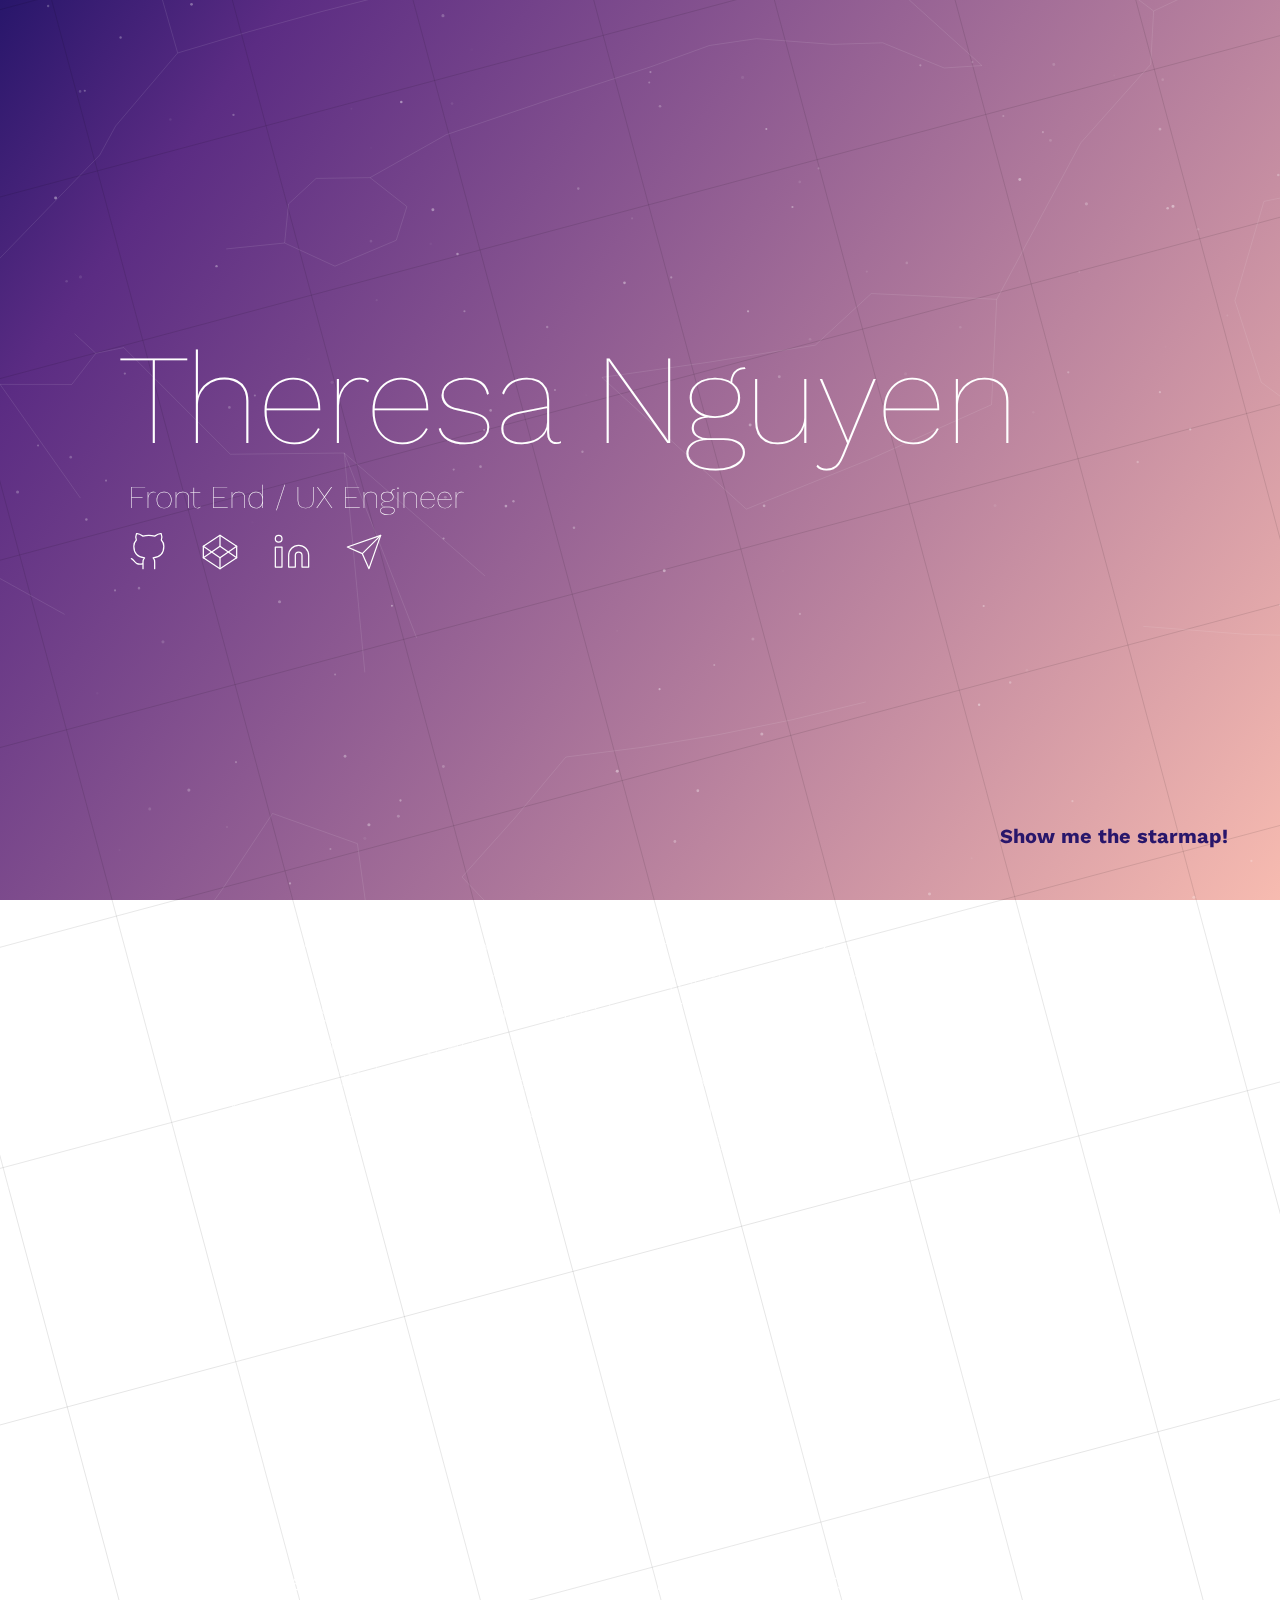
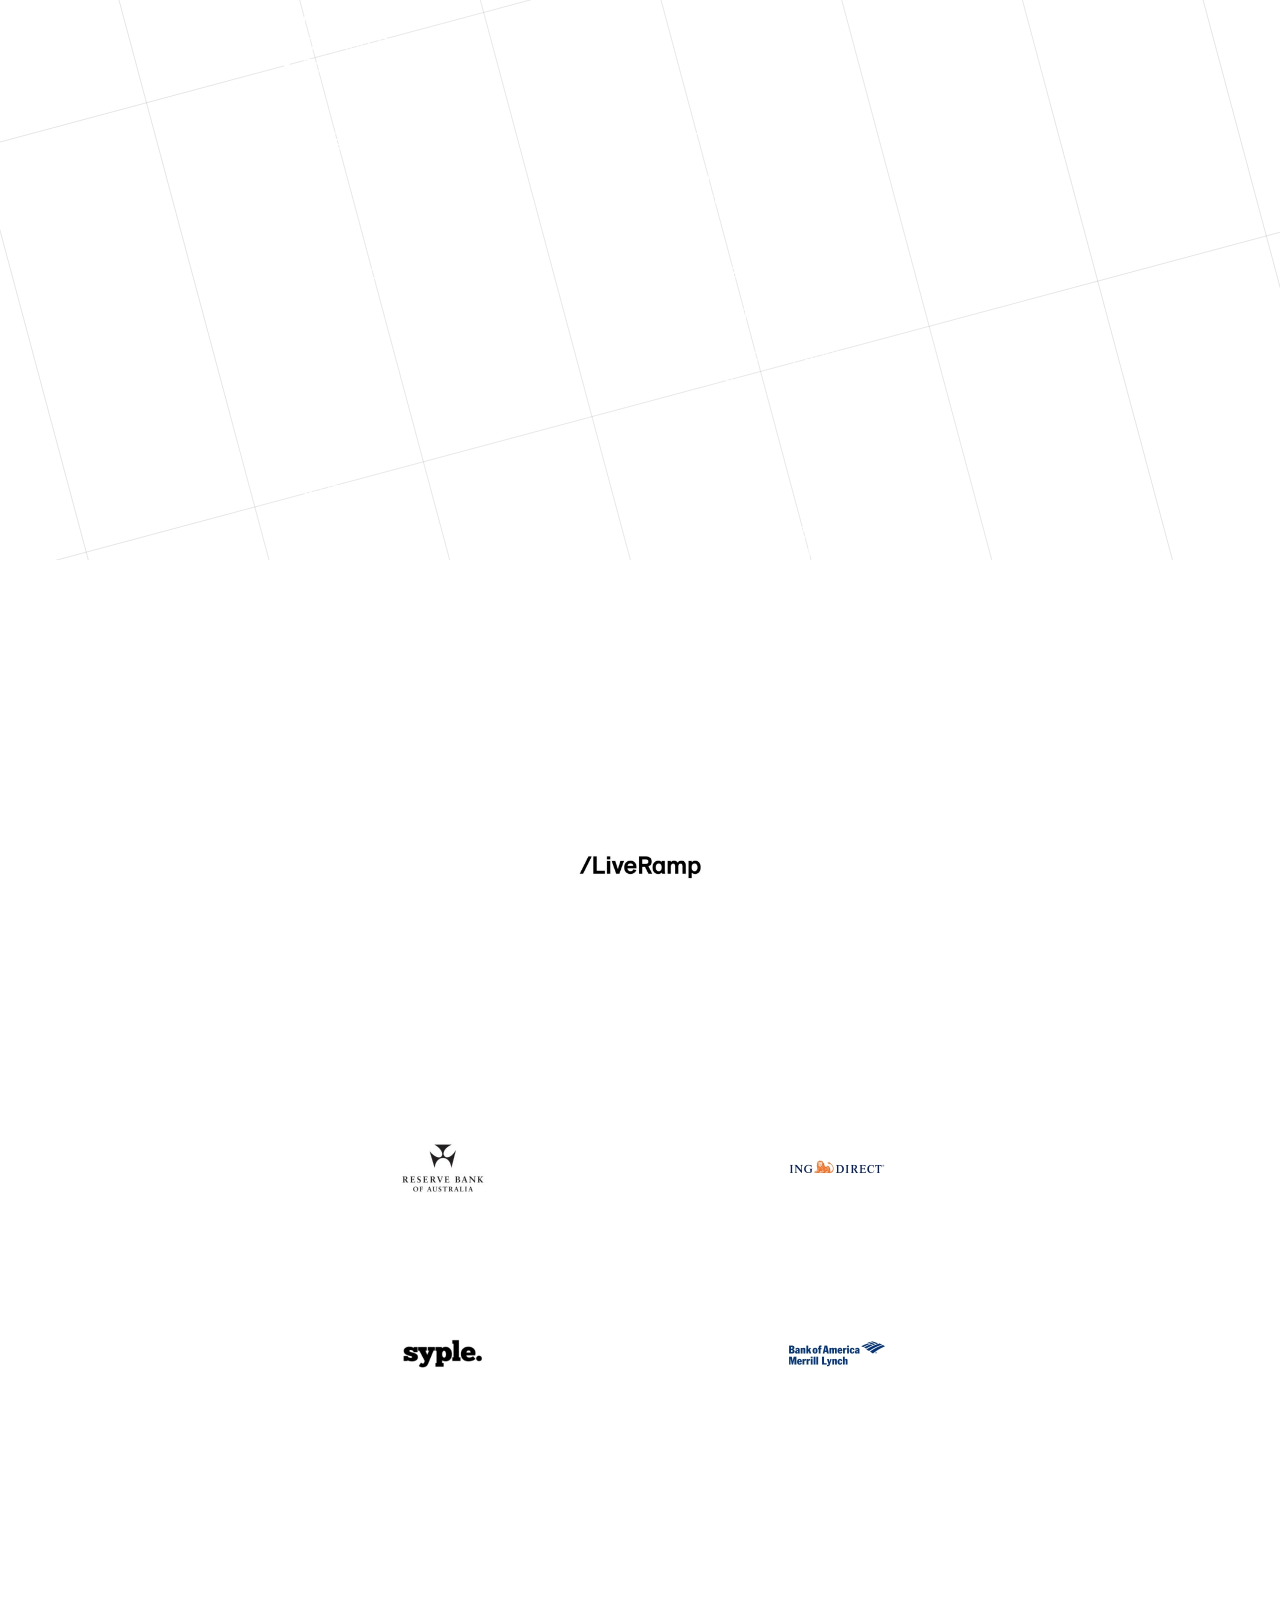
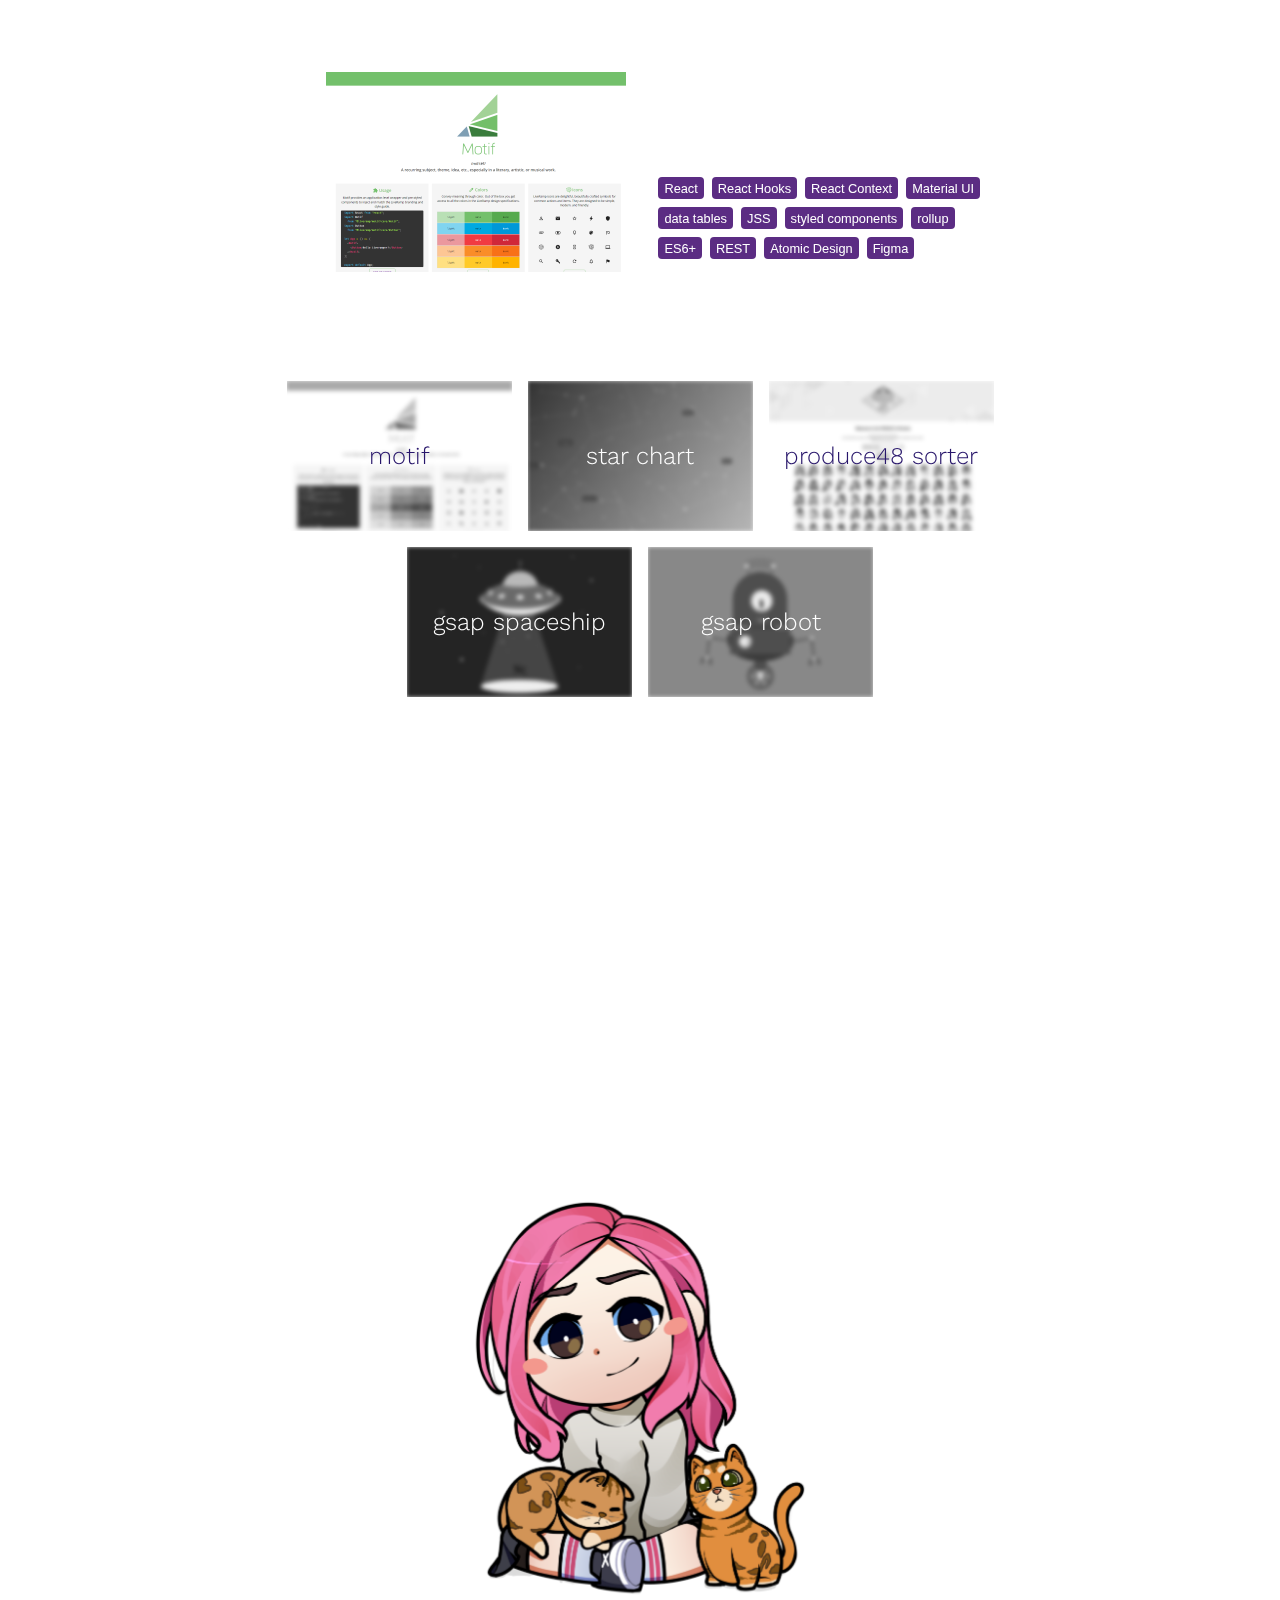
<file: index.html>
<!doctype html><html lang="en"><head><meta charset="utf-8"/><link rel="icon" href="/favicon.ico"/><meta name="viewport" content="width=device-width,initial-scale=1"/><meta name="theme-color" content="#28166b"/><link rel="apple-touch-icon" href="/favicon.ico"/><link rel="manifest" href="/manifest.json"/><link rel="preconnect" href="https://fonts.gstatic.com"/><link href="https://fonts.googleapis.com/css2?family=Montserrat:wght@300;400;700&family=Work+Sans:wght@100;300&display=swap" rel="stylesheet"/><title>Theresa Nguyen</title><link href="/static/css/main.d48a1058.chunk.css" rel="stylesheet"></head><body><noscript>You need to enable JavaScript to run this app. That's what you're hiring me for!</noscript><div id="root"></div><script>!function(e){function t(t){for(var n,i,l=t[0],f=t[1],a=t[2],c=0,s=[];c<l.length;c++)i=l[c],Object.prototype.hasOwnProperty.call(o,i)&&o[i]&&s.push(o[i][0]),o[i]=0;for(n in f)Object.prototype.hasOwnProperty.call(f,n)&&(e[n]=f[n]);for(p&&p(t);s.length;)s.shift()();return u.push.apply(u,a||[]),r()}function r(){for(var e,t=0;t<u.length;t++){for(var r=u[t],n=!0,l=1;l<r.length;l++){var f=r[l];0!==o[f]&&(n=!1)}n&&(u.splice(t--,1),e=i(i.s=r[0]))}return e}var n={},o={1:0},u=[];function i(t){if(n[t])return n[t].exports;var r=n[t]={i:t,l:!1,exports:{}};return e[t].call(r.exports,r,r.exports,i),r.l=!0,r.exports}i.m=e,i.c=n,i.d=function(e,t,r){i.o(e,t)||Object.defineProperty(e,t,{enumerable:!0,get:r})},i.r=function(e){"undefined"!=typeof Symbol&&Symbol.toStringTag&&Object.defineProperty(e,Symbol.toStringTag,{value:"Module"}),Object.defineProperty(e,"__esModule",{value:!0})},i.t=function(e,t){if(1&t&&(e=i(e)),8&t)return e;if(4&t&&"object"==typeof e&&e&&e.__esModule)return e;var r=Object.create(null);if(i.r(r),Object.defineProperty(r,"default",{enumerable:!0,value:e}),2&t&&"string"!=typeof e)for(var n in e)i.d(r,n,function(t){return e[t]}.bind(null,n));return r},i.n=function(e){var t=e&&e.__esModule?function(){return e.default}:function(){return e};return i.d(t,"a",t),t},i.o=function(e,t){return Object.prototype.hasOwnProperty.call(e,t)},i.p="/";var l=this["webpackJsonpteenguyen.github.io-dev"]=this["webpackJsonpteenguyen.github.io-dev"]||[],f=l.push.bind(l);l.push=t,l=l.slice();for(var a=0;a<l.length;a++)t(l[a]);var p=f;r()}([])</script><script src="/static/js/2.01fc7923.chunk.js"></script><script src="/static/js/main.ee611492.chunk.js"></script></body></html>
</file>
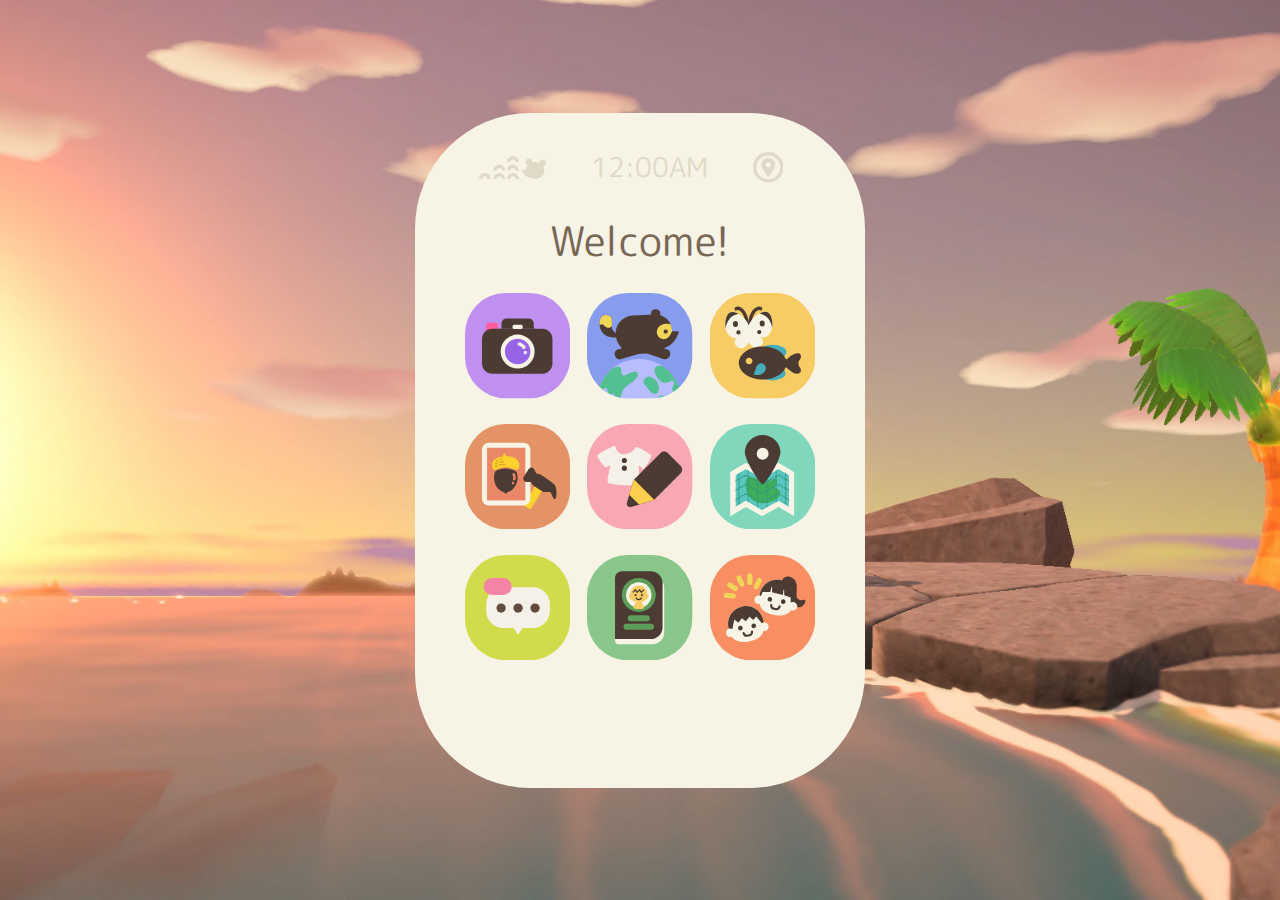
<file: projects/nook-phone/index.html>
<!doctype html><html lang="en"><head><meta charset="utf-8"/><link rel="icon" href="/projects/nook-phone/favicon.ico"/><meta name="viewport" content="width=device-width,initial-scale=1"/><meta name="theme-color" content="#000000"/><meta name="description" content="Web site created using create-react-app"/><link rel="apple-touch-icon" href="/projects/nook-phone/logo192.png"/><link rel="manifest" href="/projects/nook-phone/manifest.json"/><link href="https://fonts.googleapis.com/css2?family=M+PLUS+Rounded+1c:wght@700&display=swap" rel="stylesheet"/><title>React App</title><link href="/projects/nook-phone/static/css/main.aab5d81f.chunk.css" rel="stylesheet"></head><body><noscript>You need to enable JavaScript to run this app.</noscript><div id="nookphone"></div><script>!function(e){function r(r){for(var n,p,l=r[0],f=r[1],i=r[2],c=0,s=[];c<l.length;c++)p=l[c],Object.prototype.hasOwnProperty.call(o,p)&&o[p]&&s.push(o[p][0]),o[p]=0;for(n in f)Object.prototype.hasOwnProperty.call(f,n)&&(e[n]=f[n]);for(a&&a(r);s.length;)s.shift()();return u.push.apply(u,i||[]),t()}function t(){for(var e,r=0;r<u.length;r++){for(var t=u[r],n=!0,l=1;l<t.length;l++){var f=t[l];0!==o[f]&&(n=!1)}n&&(u.splice(r--,1),e=p(p.s=t[0]))}return e}var n={},o={1:0},u=[];function p(r){if(n[r])return n[r].exports;var t=n[r]={i:r,l:!1,exports:{}};return e[r].call(t.exports,t,t.exports,p),t.l=!0,t.exports}p.m=e,p.c=n,p.d=function(e,r,t){p.o(e,r)||Object.defineProperty(e,r,{enumerable:!0,get:t})},p.r=function(e){"undefined"!=typeof Symbol&&Symbol.toStringTag&&Object.defineProperty(e,Symbol.toStringTag,{value:"Module"}),Object.defineProperty(e,"__esModule",{value:!0})},p.t=function(e,r){if(1&r&&(e=p(e)),8&r)return e;if(4&r&&"object"==typeof e&&e&&e.__esModule)return e;var t=Object.create(null);if(p.r(t),Object.defineProperty(t,"default",{enumerable:!0,value:e}),2&r&&"string"!=typeof e)for(var n in e)p.d(t,n,function(r){return e[r]}.bind(null,n));return t},p.n=function(e){var r=e&&e.__esModule?function(){return e.default}:function(){return e};return p.d(r,"a",r),r},p.o=function(e,r){return Object.prototype.hasOwnProperty.call(e,r)},p.p="/projects/nook-phone/";var l=this["webpackJsonpnook-phone"]=this["webpackJsonpnook-phone"]||[],f=l.push.bind(l);l.push=r,l=l.slice();for(var i=0;i<l.length;i++)r(l[i]);var a=f;t()}([])</script><script src="/projects/nook-phone/static/js/2.c3fc3841.chunk.js"></script><script src="/projects/nook-phone/static/js/main.239e400b.chunk.js"></script></body></html>
</file>
<file: static/css/main.d48a1058.chunk.css>
*{box-sizing:border-box}:not(canvas){z-index:1}body{overflow-x:hidden;color:#fff;font-family:"Open Sans","Segoe UI","Roboto","Oxygen","Ubuntu","Cantarell","Fira Sans","Droid Sans","Helvetica Neue",sans-serif;-webkit-font-smoothing:antialiased;-moz-osx-font-smoothing:grayscale;margin:0;background:#28166b;background:linear-gradient(125deg,#28166b,#5b2c83 15%,#f7bbb0);background-attachment:fixed;overflow-y:scroll}code{font-family:source-code-pro,Menlo,Monaco,Consolas,"Courier New",monospace}a,button,h1,h2,h3,h4,h5,h6,li,p{font-family:"Work Sans",sans-serif;font-weight:300;margin:0}@media screen and (min-width:1281px){h1{font-size:10rem}}@media screen and (max-width:1280px){h1{font-size:8rem}}h1,h2{font-weight:100}h2{font-size:2rem}h3{font-size:1.5rem}h4{font-size:1.15rem}sub{font-size:.8rem;vertical-align:initial}p{line-height:1.15;font-weight:300}a,p{font-size:1.25rem}a:visited{color:var(--theme-color)}li{font-size:1.15rem;font-weight:300}button{font-size:1.25rem}#Tech_tech__1YqLz{grid-gap:2rem;gap:2rem}@media screen and (min-width:1751px){#Tech_tech__1YqLz{grid-template-columns:repeat(5,1fr)}}@media screen and (min-width:1601px) and (max-width:1750px){#Tech_tech__1YqLz{grid-template-columns:repeat(4,1fr)}}@media screen and (min-width:1401px) and (max-width:1600px){#Tech_tech__1YqLz{grid-template-columns:repeat(3,1fr)}}@media screen and (min-width:961px) and (max-width:1400px){#Tech_tech__1YqLz{grid-template-columns:repeat(2,1fr)}}@media screen and (min-width:801px) and (max-width:960px){#Tech_tech__1YqLz{padding:0 100px;grid-row-gap:1rem;row-gap:1rem}}@media screen and (max-width:800px){#Tech_tech__1YqLz{padding:0 64px;grid-row-gap:1rem;row-gap:1rem}}#Exp_exp__1J0xL{display:flex;flex-direction:column;grid-gap:5rem;gap:5rem;justify-content:center;text-align:center}#Exp_exp__1J0xL .Exp_panel__t6Oqz{padding:32px;grid-row-gap:4rem;row-gap:4rem}#Exp_exp__1J0xL #Exp_current__2drL3 img{height:150px}.Exp_previousJobs__F1QKU{display:flex;flex-wrap:wrap;justify-content:center;grid-gap:2rem;gap:2rem}.Exp_previousJobs__F1QKU img{height:100px}.Exp_previousJobs__F1QKU p{font-size:1rem}.Exp_previousJob__393Pv{display:flex;flex-direction:column;align-items:center;flex:1 0 250px}.Chip_chip__1IKT6{padding:2px 6px;color:#fff;background-color:#5b2c83;border-radius:4px}.spaceship_codepen__3DHiN{height:200px;width:300px;overflow:hidden;background-color:#252330}.spaceship_codepen__3DHiN svg{margin:0;padding:0;height:100%;width:100%}.robot_codepen__3E2Ou{display:flex;align-items:flex-end;justify-content:center;height:200px;width:300px;overflow:hidden;background-color:#8f83a0}.robot_codepen__3E2Ou svg{margin:0;padding:0;height:75%;width:75%}#Projects_projs__2kOzw{display:flex;flex-direction:column}.Projects_mainproj__kSIAX{display:grid;align-items:center;transition:.25s ease-in-out;padding:0 5vw;grid-gap:2rem;gap:2rem}@-webkit-keyframes Projects_fadein__3O4I-{0%{opacity:0}to{opacity:1}}@keyframes Projects_fadein__3O4I-{0%{opacity:0}to{opacity:1}}.Projects_mainproj__kSIAX p{margin-bottom:8px}.Projects_mainproj__kSIAX a{text-decoration:underline}.Projects_maindisplay__KLBHi{display:flex;height:100%;justify-content:center;-webkit-animation:Projects_fadein__3O4I- .5s;animation:Projects_fadein__3O4I- .5s}.Projects_maindisplay__KLBHi>*{height:200px}.Projects_chips__2mBaR{display:flex;flex-wrap:wrap;grid-gap:8px;gap:8px}.Projects_arrowButton__8HEMG{display:flex;background-color:initial;border:none;cursor:pointer}.Projects_arrowButton__8HEMG svg{color:#fff;height:2rem;width:2rem}.Projects_carouselProj__1IDHN{display:flex;align-items:center;justify-content:center;grid-gap:1rem;gap:1rem}@media screen and (max-width:1600px){.Projects_carouselProj__1IDHN{flex-wrap:wrap}}.Projects_projButton__2xbR5{display:flex;justify-content:center;align-items:center;position:relative;background:none;border:none;padding:0;cursor:pointer;overflow:hidden}.Projects_projButton__2xbR5 h3{position:absolute;color:#fff;opacity:1;transition:.25s ease-in-out}h3.Projects_projButtonDarkText__3MqRo{color:var(--theme-color)}.Projects_projButton__2xbR5:hover h3{opacity:0}.Projects_projButton__2xbR5 img{-webkit-transform:scale(1.009);transform:scale(1.009);-webkit-filter:grayscale(100%) blur(2px);filter:grayscale(100%) blur(2px);transition:.25s ease-in-out}.Projects_projButton__2xbR5:hover img{-webkit-filter:grayscale(0) blur(0);filter:grayscale(0) blur(0)}@media screen and (min-width:1141px){#Projects_projs__2kOzw{grid-gap:5rem;gap:5rem}.Projects_mainproj__kSIAX{grid-template-columns:minmax(auto,300px) auto}.Projects_projButton__2xbR5 img{height:150px}}@media screen and (max-width:1140px){#Projects_projs__2kOzw{grid-gap:1.5rem;gap:1.5rem}.Projects_mainproj__kSIAX{grid-template-columns:auto;justify-content:center}.Projects_projButton__2xbR5 img{height:100px}}.contact{display:flex;grid-gap:2rem;gap:2rem}.banner{padding:32px 18vw}.banner,.panel{display:grid;background-color:var(--panel-color)}.panel{margin:0 18vw;padding:32px}header{height:100vh;width:100vw;margin:0 10vw;display:flex;flex-direction:column;justify-content:center}header .contact svg{height:2.5rem;width:2.5rem;stroke-width:.75;stroke:#fff;transition:.15s ease-in-out}header a:hover svg{-webkit-transform:translateY(-8px);transform:translateY(-8px)}main{display:flex;flex-direction:column;grid-gap:150px;gap:150px}#info p{line-height:1.15;font-weight:100}footer{grid-gap:2rem;gap:2rem;margin-top:150px}footer.panel{padding:64px 18vw 100px}footer .contact{display:flex;justify-content:flex-start}footer a{color:#fff;font-size:2rem;font-weight:400}#footerImgDiv{display:flex;align-items:center;justify-content:center}@media screen and (min-width:1281px){header h1{margin-left:-36px}header .contact{margin:2em 0}#info p{font-size:2rem}footer{grid-auto-flow:column}footer .contact{flex-direction:row}footer #footerContactDiv{padding-bottom:5rem}footer #footerImg{height:100px;-webkit-transform:scale(4) translateY(-32px);transform:scale(4) translateY(-32px)}}@media screen and (max-width:1280px){header h1{margin-left:-9px}header>div{display:grid;padding-top:.25rem;grid-gap:1rem;gap:1rem}#info p{font-size:1.75rem}footer{grid-auto-flow:row}footer .contact{flex-direction:column;grid-gap:1rem;gap:1rem;padding-left:2rem}footer #footerContactDiv{display:grid;grid-gap:1rem;gap:1rem}footer #footerImg{height:400px}}:root{--panel-color:hsla(0,0%,100%,0.1);--theme-color:#28166b}#portfolio{transition:.5s ease-in-out}#starmap{position:fixed}#starmap.main{cursor:grab}#starmap.main:active{cursor:grabbing}#starmapButton{color:#28166b;color:var(--theme-color);font-weight:700;font-size:1.25rem;position:fixed;bottom:50px;right:50px}#starmapButton:hover,.textLink{color:#fff}.textLink{font-weight:400;text-decoration:none;background:linear-gradient(90deg,transparent,transparent),linear-gradient(90deg,#28166b,#5b2c83 75%);background-size:100% 1.25rem,0 1.25rem;background-position:100% 80%,0 80%;background-repeat:no-repeat;transition:background-size .25s;border:none;padding:2px;cursor:pointer}.textLink:visited{color:#fff}.textLink:hover{background-size:0 1.25rem,100% 1.25rem}
/*# sourceMappingURL=main.d48a1058.chunk.css.map */
</file>
<file: projects/nook-phone/static/css/main.aab5d81f.chunk.css>
*{box-sizing:border-box}body,html{height:100%;font-family:"M PLUS Rounded 1c",sans-serif}body{background:url(/projects/nook-phone/static/media/bg.d864b1ff.jpg) no-repeat fixed 50%/cover;display:flex;align-items:center;justify-content:center;margin:0}svg{height:100%;width:auto}#nookphone{background:url(/projects/nook-phone/static/media/nook-phone.647269f5.svg) no-repeat 50%/100%;height:75vh;width:50vh;display:grid;grid-template-columns:11.13% 77.74% 11.13%;grid-template-rows:5.28% 5.66% 3.52% 8.93% 3.4% 54.34% 7.55% 4.28% 7.04%}.appContainer #camera-app #camera-gradient-bg{display:none}.appContainer[data-active=true] #camera-app{overflow:visible}.appContainer[data-active=true] #camera-app #camera-gradient-bg{display:block;-webkit-animation:rotateBg 2s linear infinite;animation:rotateBg 2s linear infinite}.appContainer[data-active=true] #camera-app #camera{-webkit-animation:bounceCamera .265s ease-out infinite alternate;animation:bounceCamera .265s ease-out infinite alternate}.appContainer[data-active=true] #camera-app #camera-button{-webkit-animation:clickButton 2s ease-out infinite;animation:clickButton 2s ease-out infinite}@-webkit-keyframes rotateBg{0%{-webkit-transform:rotate(1turn);transform:rotate(1turn);-webkit-transform-origin:center;transform-origin:center}to{-webkit-transform:rotate(0deg);transform:rotate(0deg);-webkit-transform-origin:center;transform-origin:center}}@keyframes rotateBg{0%{-webkit-transform:rotate(1turn);transform:rotate(1turn);-webkit-transform-origin:center;transform-origin:center}to{-webkit-transform:rotate(0deg);transform:rotate(0deg);-webkit-transform-origin:center;transform-origin:center}}@-webkit-keyframes bounceCamera{0%{-webkit-transform:rotate(-4deg) scale(1.35) translateX(-10%) translateY(-7%);transform:rotate(-4deg) scale(1.35) translateX(-10%) translateY(-7%)}to{-webkit-transform:rotate(-4deg) scale(1.35) translateX(-10%) translateY(-14%);transform:rotate(-4deg) scale(1.35) translateX(-10%) translateY(-14%)}}@keyframes bounceCamera{0%{-webkit-transform:rotate(-4deg) scale(1.35) translateX(-10%) translateY(-7%);transform:rotate(-4deg) scale(1.35) translateX(-10%) translateY(-7%)}to{-webkit-transform:rotate(-4deg) scale(1.35) translateX(-10%) translateY(-14%);transform:rotate(-4deg) scale(1.35) translateX(-10%) translateY(-14%)}}@-webkit-keyframes clickButton{90%{-webkit-transform:translateY(0);transform:translateY(0)}95%{-webkit-transform:translateY(4%);transform:translateY(4%)}to{-webkit-transform:translateY(0);transform:translateY(0)}}@keyframes clickButton{90%{-webkit-transform:translateY(0);transform:translateY(0)}95%{-webkit-transform:translateY(4%);transform:translateY(4%)}to{-webkit-transform:translateY(0);transform:translateY(0)}}.appContainer #nook-miles-app #camera-gradient-bg{display:none}.appContainer[data-active=true] #nook-miles-app{overflow:visible}.appContainer[data-active=true] #nook-miles-app #nook-world{-webkit-animation:rotateWorld 8s linear infinite;animation:rotateWorld 8s linear infinite}.appContainer[data-active=true] #nook-miles-app #nook-nook{animation:bounceNook .2s linear infinite alternate-reverse}.appContainer[data-active=true] #nook-miles-app #nook-tail{animation:bounceTail .2s linear infinite alternate-reverse}@-webkit-keyframes rotateWorld{0%{-webkit-transform:scale(1.05) rotate(1turn);transform:scale(1.05) rotate(1turn);transform-box:fill-box;-webkit-transform-origin:center;transform-origin:center}to{-webkit-transform:scale(1.05) rotate(0);transform:scale(1.05) rotate(0);transform-box:fill-box;-webkit-transform-origin:center;transform-origin:center}}@keyframes rotateWorld{0%{-webkit-transform:scale(1.05) rotate(1turn);transform:scale(1.05) rotate(1turn);transform-box:fill-box;-webkit-transform-origin:center;transform-origin:center}to{-webkit-transform:scale(1.05) rotate(0);transform:scale(1.05) rotate(0);transform-box:fill-box;-webkit-transform-origin:center;transform-origin:center}}@-webkit-keyframes bounceNook{0%{-webkit-transform:scale(1.22) translateY(0);transform:scale(1.22) translateY(0);-webkit-transform-origin:center;transform-origin:center}to{-webkit-transform:scale(1.22) translateY(10%);transform:scale(1.22) translateY(10%);-webkit-transform-origin:center;transform-origin:center}}@keyframes bounceNook{0%{-webkit-transform:scale(1.22) translateY(0);transform:scale(1.22) translateY(0);-webkit-transform-origin:center;transform-origin:center}to{-webkit-transform:scale(1.22) translateY(10%);transform:scale(1.22) translateY(10%);-webkit-transform-origin:center;transform-origin:center}}@-webkit-keyframes moveLeftLeg{0%{-webkit-transform:rotate(-119deg);transform:rotate(-119deg);transform-box:fill-box;-webkit-transform-origin:62% 41%;transform-origin:62% 41%}to{-webkit-transform:rotate(10deg);transform:rotate(10deg);transform-box:fill-box;-webkit-transform-origin:108% 0;transform-origin:108% 0}}@keyframes moveLeftLeg{0%{-webkit-transform:rotate(-119deg);transform:rotate(-119deg);transform-box:fill-box;-webkit-transform-origin:62% 41%;transform-origin:62% 41%}to{-webkit-transform:rotate(10deg);transform:rotate(10deg);transform-box:fill-box;-webkit-transform-origin:108% 0;transform-origin:108% 0}}@-webkit-keyframes moveRightLeg{0%,18.17%{-webkit-transform:rotate(109.5deg);transform:rotate(109.5deg);transform-box:fill-box;-webkit-transform-origin:42.5% 42%;transform-origin:42.5% 42%}18.18%,to{-webkit-transform:rotate(0);transform:rotate(0);transform-box:fill-box;-webkit-transform-origin:42.5% 42%;transform-origin:42.5% 42%}}@keyframes moveRightLeg{0%,18.17%{-webkit-transform:rotate(109.5deg);transform:rotate(109.5deg);transform-box:fill-box;-webkit-transform-origin:42.5% 42%;transform-origin:42.5% 42%}18.18%,to{-webkit-transform:rotate(0);transform:rotate(0);transform-box:fill-box;-webkit-transform-origin:42.5% 42%;transform-origin:42.5% 42%}}.appContainer[data-active=true] #critterpedia-app{overflow:visible}.appContainer[data-active=true] #critterpedia-app #critter-dot-dark-bg{-webkit-animation:growBgDark 2s linear infinite;animation:growBgDark 2s linear infinite;-webkit-transform-origin:center;transform-origin:center}.appContainer[data-active=true] #critterpedia-app #critter-dot-light-bg{-webkit-animation:growBgLight 2s linear infinite;animation:growBgLight 2s linear infinite;-webkit-transform-origin:center;transform-origin:center}.appContainer[data-active=true] #critterpedia-app #critter-butterfly{-webkit-animation:floatButterfly .4s linear infinite alternate;animation:floatButterfly .4s linear infinite alternate}.appContainer[data-active=true] #critterpedia-app #critter-butterfly-flutter{-webkit-animation:flutterButterfly .08s linear infinite alternate;animation:flutterButterfly .08s linear infinite alternate;-webkit-transform-origin:center;transform-origin:center;transform-box:fill-box}.appContainer[data-active=true] #critterpedia-app #critter-fish{-webkit-animation:bounceFish .265s ease-out infinite alternate;animation:bounceFish .265s ease-out infinite alternate;-webkit-transform-origin:right;transform-origin:right}@-webkit-keyframes growBgDark{0%{-webkit-transform:scale(0);transform:scale(0)}50%{-webkit-transform:scale(1);transform:scale(1)}}@keyframes growBgDark{0%{-webkit-transform:scale(0);transform:scale(0)}50%{-webkit-transform:scale(1);transform:scale(1)}}@-webkit-keyframes growBgLight{0%{-webkit-transform:scale(0);transform:scale(0)}50%{-webkit-transform:scale(0);transform:scale(0)}to{-webkit-transform:scale(1);transform:scale(1)}}@keyframes growBgLight{0%{-webkit-transform:scale(0);transform:scale(0)}50%{-webkit-transform:scale(0);transform:scale(0)}to{-webkit-transform:scale(1);transform:scale(1)}}@-webkit-keyframes flutterButterfly{0%{-webkit-transform:rotate(-7deg) scale(1.35,1.42);transform:rotate(-7deg) scale(1.35,1.42)}to{-webkit-transform:rotate(-7deg) scale(1.42);transform:rotate(-7deg) scale(1.42)}}@keyframes flutterButterfly{0%{-webkit-transform:rotate(-7deg) scale(1.35,1.42);transform:rotate(-7deg) scale(1.35,1.42)}to{-webkit-transform:rotate(-7deg) scale(1.42);transform:rotate(-7deg) scale(1.42)}}@-webkit-keyframes floatButterfly{0%{-webkit-transform:translate(-4%,-6%);transform:translate(-4%,-6%)}to{-webkit-transform:translate(-8%,-14%);transform:translate(-8%,-14%)}}@keyframes floatButterfly{0%{-webkit-transform:translate(-4%,-6%);transform:translate(-4%,-6%)}to{-webkit-transform:translate(-8%,-14%);transform:translate(-8%,-14%)}}@-webkit-keyframes bounceFish{0%{-webkit-transform:rotate(0deg) scale(1.48) translate(20%);transform:rotate(0deg) scale(1.48) translate(20%)}to{-webkit-transform:rotate(4deg) scale(1.48) translate(20%,-5%);transform:rotate(4deg) scale(1.48) translate(20%,-5%)}}@keyframes bounceFish{0%{-webkit-transform:rotate(0deg) scale(1.48) translate(20%);transform:rotate(0deg) scale(1.48) translate(20%)}to{-webkit-transform:rotate(4deg) scale(1.48) translate(20%,-5%);transform:rotate(4deg) scale(1.48) translate(20%,-5%)}}#details{grid-area:2/2/3/3;padding-left:4%;padding-right:9%;display:flex;align-items:center;justify-content:space-between}#wifi{height:60%}#time{color:#dfdac7;font-size:3vh}#location{height:80%}#title{grid-area:4/2/5/3;color:#776755;font-size:4.5vh;letter-spacing:.01em;text-align:center}#apps{grid-area:6/2/7/3;display:grid;grid-template-columns:repeat(3,1fr);grid-template-rows:repeat(3,1fr);grid-column-gap:4.85%;grid-row-gap:6.94%}.appContainer{min-height:0;min-width:0}.appContainer[data-active=true]{-webkit-transform:scale(1.1);transform:scale(1.1);-webkit-transform-origin:center;transform-origin:center}#pages{grid-area:8/2/9/3}#screenshot{opacity:1%;height:75vh;visibility:hidden}
/*# sourceMappingURL=main.aab5d81f.chunk.css.map */
</file>
